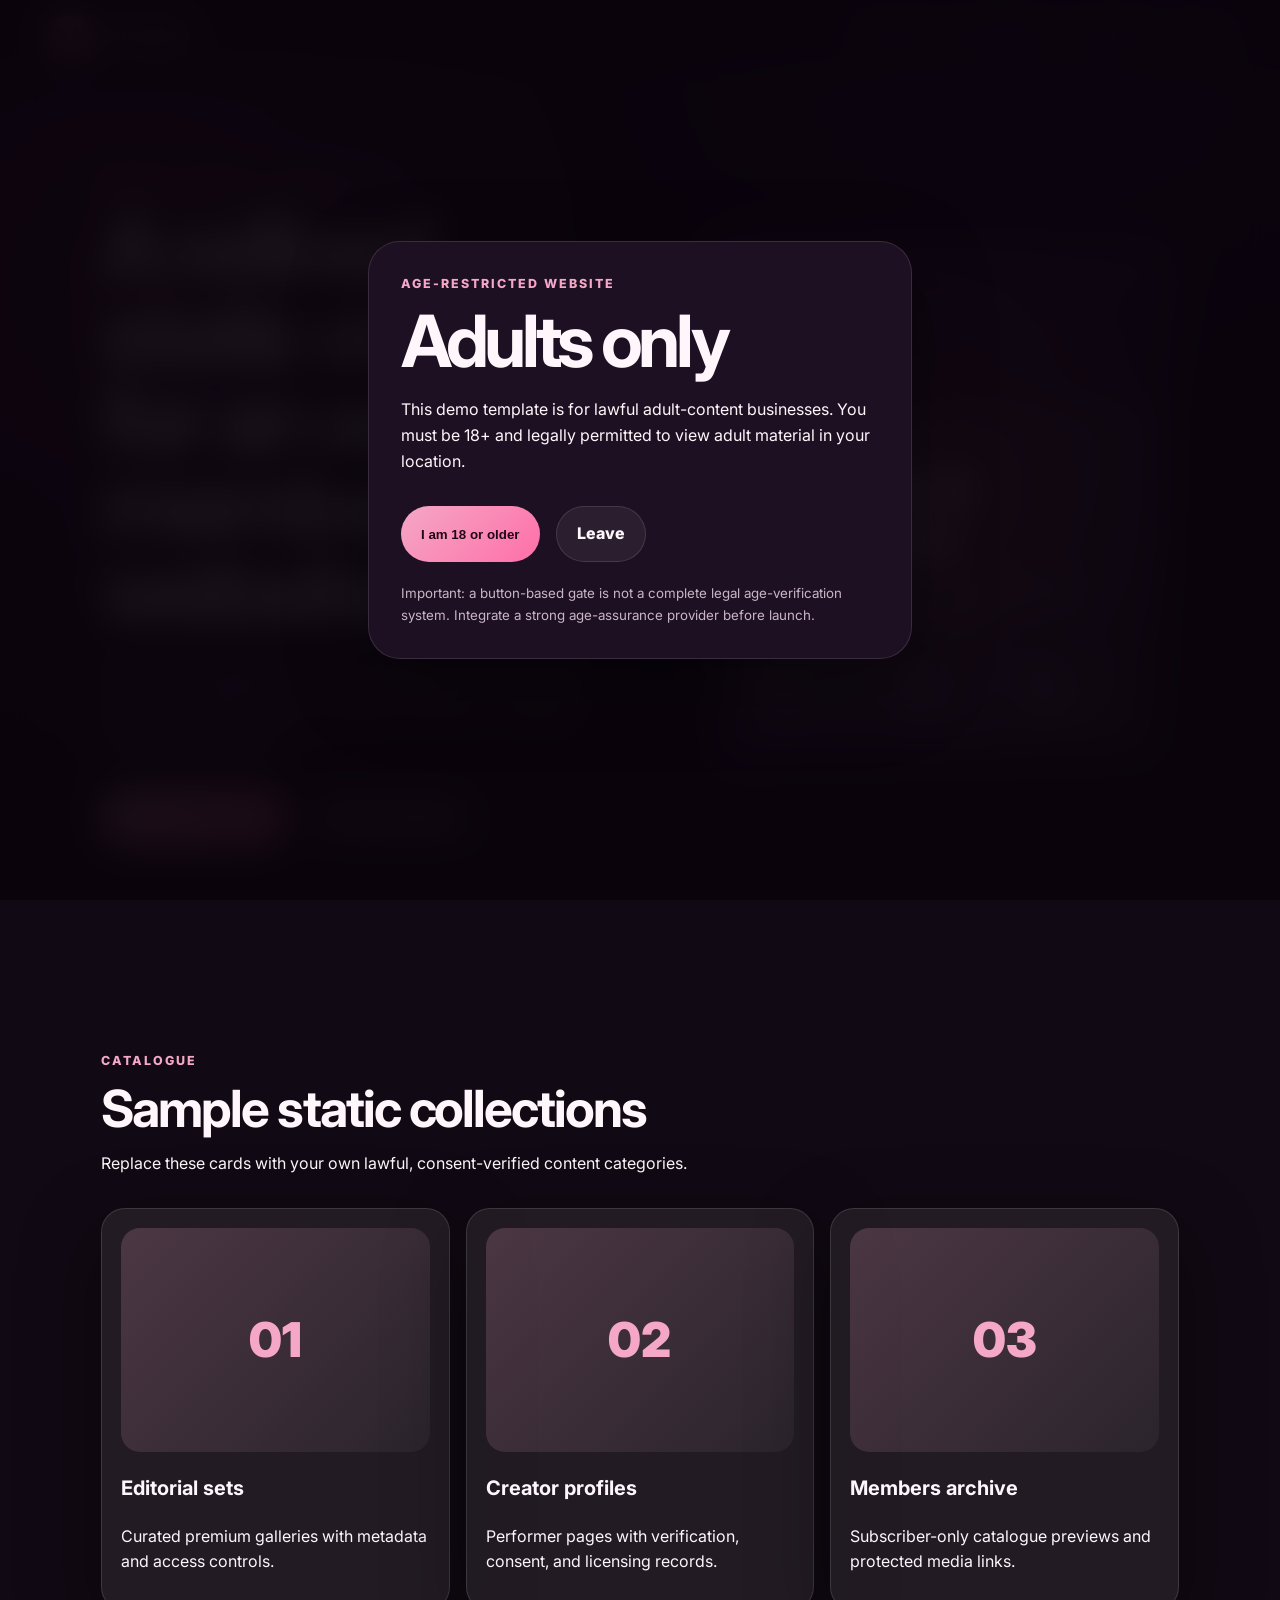
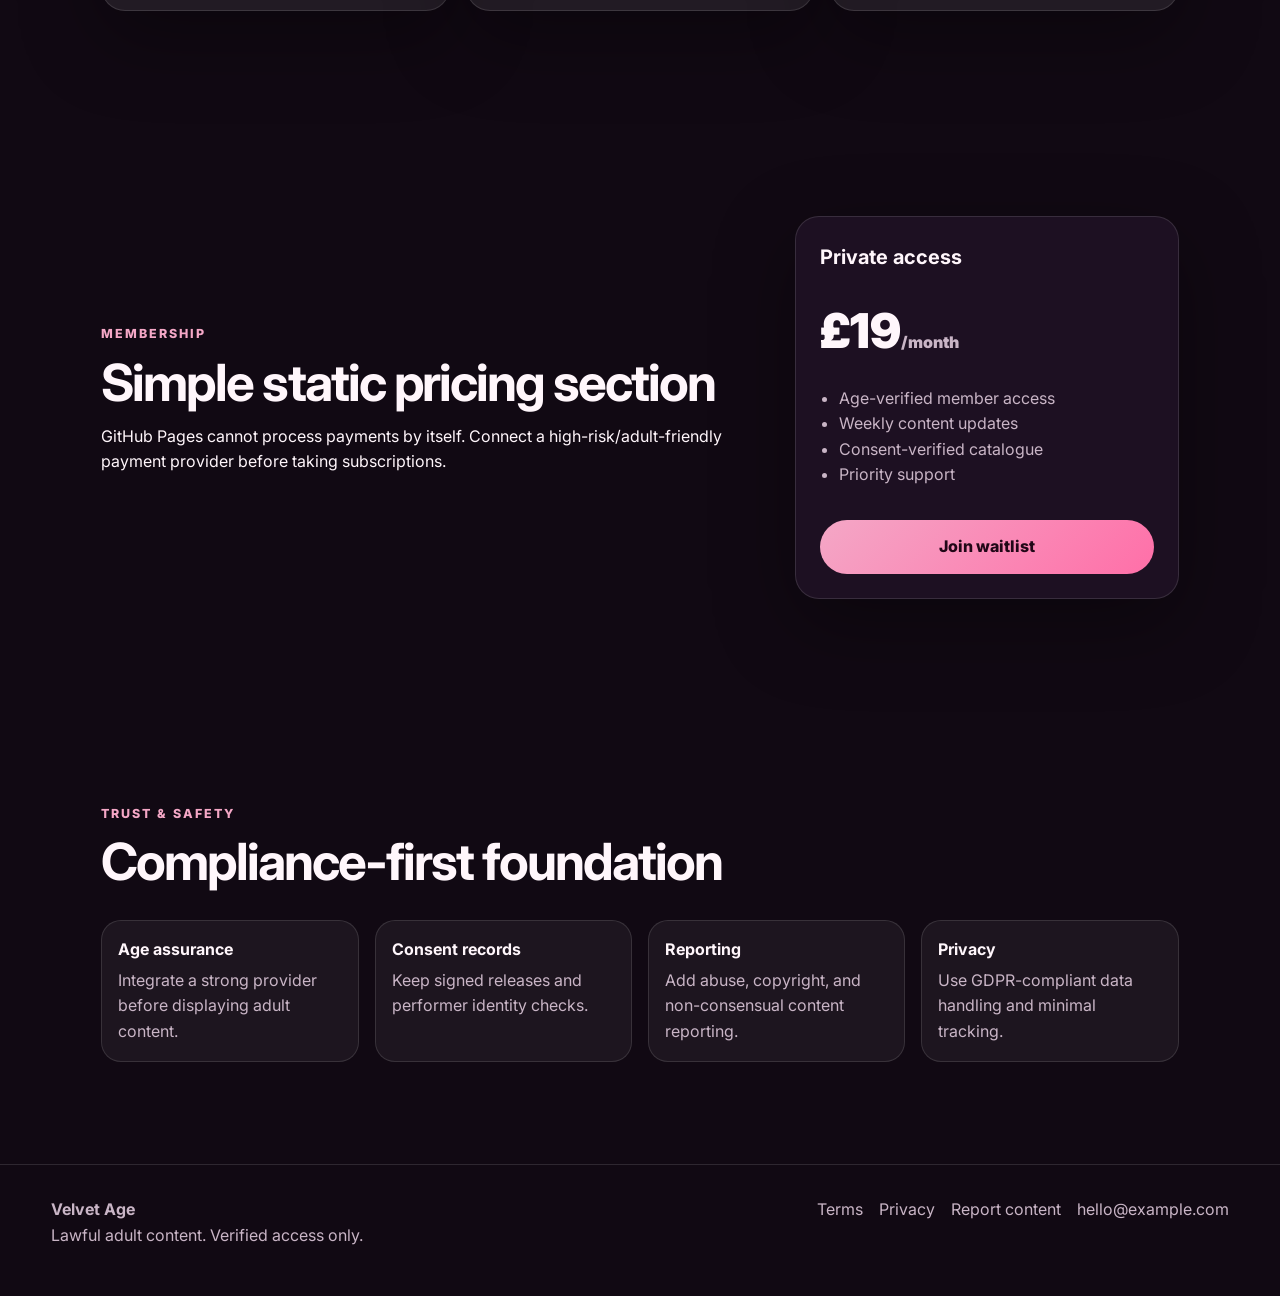
<file: index.html>
<!doctype html>
<html lang="en">
<head>
  <meta charset="utf-8" />
  <meta name="viewport" content="width=device-width, initial-scale=1" />
  <title>Velvet Age — Private Members Content</title>
  <meta name="description" content="A private, age-restricted members website template for lawful adult content brands." />
  <link rel="preconnect" href="https://fonts.googleapis.com">
  <link rel="preconnect" href="https://fonts.gstatic.com" crossorigin>
  <link href="https://fonts.googleapis.com/css2?family=Inter:wght@400;500;600;700;800&display=swap" rel="stylesheet">
  <link rel="stylesheet" href="styles.css" />
</head>
<body>
  <div id="ageGate" class="age-gate" role="dialog" aria-modal="true" aria-labelledby="ageTitle">
    <div class="age-card">
      <p class="eyebrow">Age-restricted website</p>
      <h1 id="ageTitle">Adults only</h1>
      <p>This demo template is for lawful adult-content businesses. You must be 18+ and legally permitted to view adult material in your location.</p>
      <div class="age-actions">
        <button id="enterSite" class="btn primary">I am 18 or older</button>
        <a class="btn secondary" href="https://www.google.com">Leave</a>
      </div>
      <small>Important: a button-based gate is not a complete legal age-verification system. Integrate a strong age-assurance provider before launch.</small>
    </div>
  </div>

  <header class="site-header">
    <a class="brand" href="#home" aria-label="Velvet Age home">
      <span class="brand-mark">VA</span>
      <span>Velvet Age</span>
    </a>
    <nav aria-label="Primary navigation">
      <a href="#collections">Collections</a>
      <a href="#membership">Membership</a>
      <a href="#compliance">Compliance</a>
      <a href="#contact">Contact</a>
    </nav>
  </header>

  <main id="home">
    <section class="hero section">
      <div class="hero-copy">
        <p class="eyebrow">Private · verified · members only</p>
        <h1>A refined static starter for an adult members website.</h1>
        <p class="lead">Use this template as a non-explicit front-end for a premium adult brand, creator portfolio, or gated content catalogue.</p>
        <div class="hero-actions">
          <a class="btn primary" href="#membership">View membership</a>
          <a class="btn ghost" href="#compliance">Safety standards</a>
        </div>
      </div>
      <div class="hero-panel" aria-label="Featured collection preview">
        <div class="glass-card">
          <p class="eyebrow">Featured collection</p>
          <h2>After Dark Editorials</h2>
          <p>Private shoots, verified performers, licensed releases, and controlled access.</p>
          <div class="stats">
            <span><strong>18+</strong> only</span>
            <span><strong>100%</strong> verified</span>
            <span><strong>24h</strong> support</span>
          </div>
        </div>
      </div>
    </section>

    <section id="collections" class="section">
      <div class="section-heading">
        <p class="eyebrow">Catalogue</p>
        <h2>Sample static collections</h2>
        <p>Replace these cards with your own lawful, consent-verified content categories.</p>
      </div>
      <div class="card-grid">
        <article class="content-card">
          <div class="placeholder">01</div>
          <h3>Editorial sets</h3>
          <p>Curated premium galleries with metadata and access controls.</p>
        </article>
        <article class="content-card">
          <div class="placeholder">02</div>
          <h3>Creator profiles</h3>
          <p>Performer pages with verification, consent, and licensing records.</p>
        </article>
        <article class="content-card">
          <div class="placeholder">03</div>
          <h3>Members archive</h3>
          <p>Subscriber-only catalogue previews and protected media links.</p>
        </article>
      </div>
    </section>

    <section id="membership" class="section split">
      <div>
        <p class="eyebrow">Membership</p>
        <h2>Simple static pricing section</h2>
        <p>GitHub Pages cannot process payments by itself. Connect a high-risk/adult-friendly payment provider before taking subscriptions.</p>
      </div>
      <div class="pricing-card">
        <h3>Private access</h3>
        <p class="price">£19<span>/month</span></p>
        <ul>
          <li>Age-verified member access</li>
          <li>Weekly content updates</li>
          <li>Consent-verified catalogue</li>
          <li>Priority support</li>
        </ul>
        <a class="btn primary full" href="mailto:hello@example.com">Join waitlist</a>
      </div>
    </section>

    <section id="compliance" class="section compliance">
      <div class="section-heading">
        <p class="eyebrow">Trust & safety</p>
        <h2>Compliance-first foundation</h2>
      </div>
      <div class="compliance-grid">
        <div><strong>Age assurance</strong><span>Integrate a strong provider before displaying adult content.</span></div>
        <div><strong>Consent records</strong><span>Keep signed releases and performer identity checks.</span></div>
        <div><strong>Reporting</strong><span>Add abuse, copyright, and non-consensual content reporting.</span></div>
        <div><strong>Privacy</strong><span>Use GDPR-compliant data handling and minimal tracking.</span></div>
      </div>
    </section>
  </main>

  <footer id="contact" class="site-footer">
    <div>
      <strong>Velvet Age</strong>
      <p>Lawful adult content. Verified access only.</p>
    </div>
    <div class="footer-links">
      <a href="terms.html">Terms</a>
      <a href="privacy.html">Privacy</a>
      <a href="report.html">Report content</a>
      <a href="mailto:hello@example.com">hello@example.com</a>
    </div>
  </footer>

  <script src="script.js"></script>
</body>
</html>
</file>
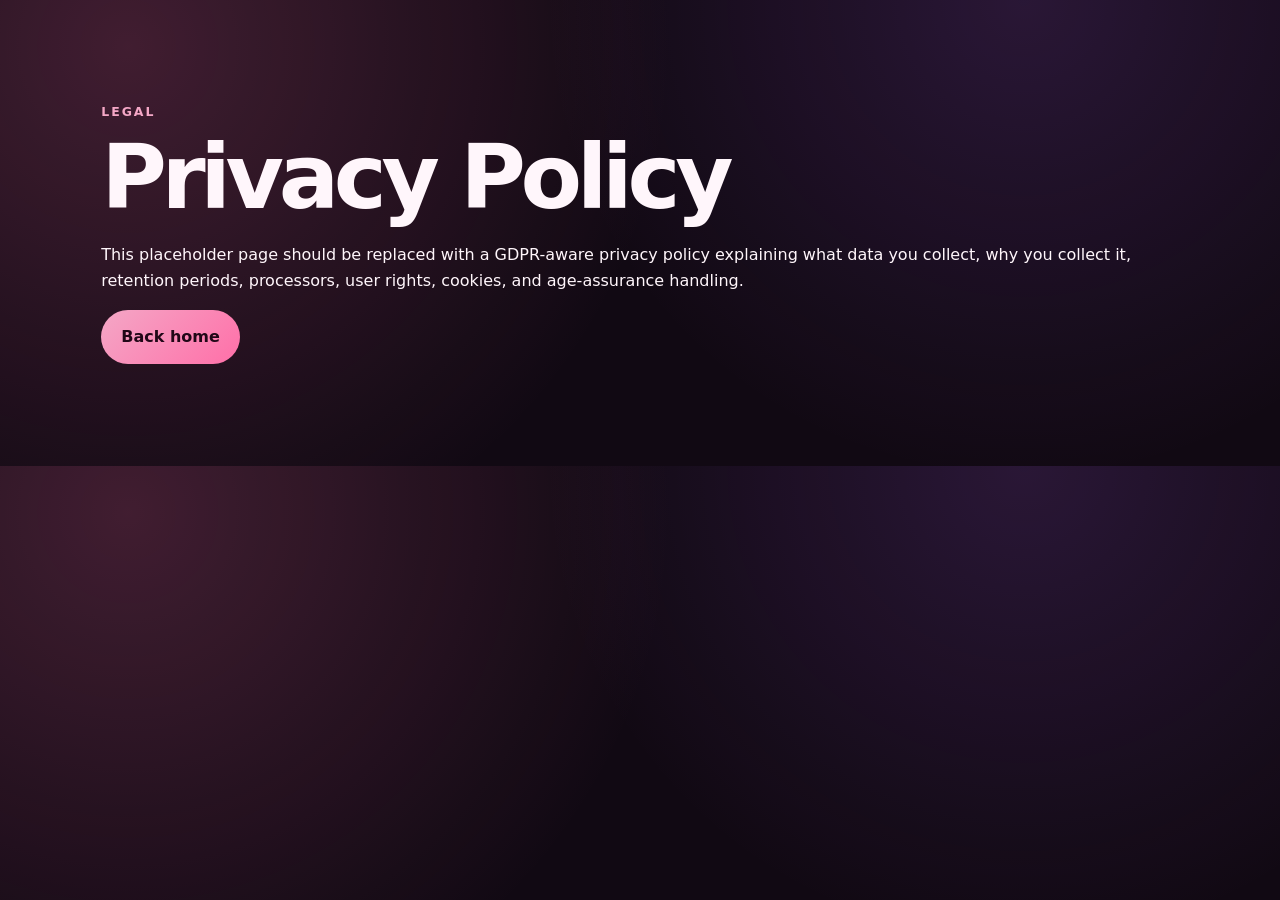
<file: privacy.html>
<!doctype html><html lang="en"><head><meta charset="utf-8"><meta name="viewport" content="width=device-width, initial-scale=1"><title>Privacy — Velvet Age</title><link rel="stylesheet" href="styles.css"></head><body><main class="section"><p class="eyebrow">Legal</p><h1>Privacy Policy</h1><p>This placeholder page should be replaced with a GDPR-aware privacy policy explaining what data you collect, why you collect it, retention periods, processors, user rights, cookies, and age-assurance handling.</p><a class="btn primary" href="index.html">Back home</a></main></body></html>
</file>
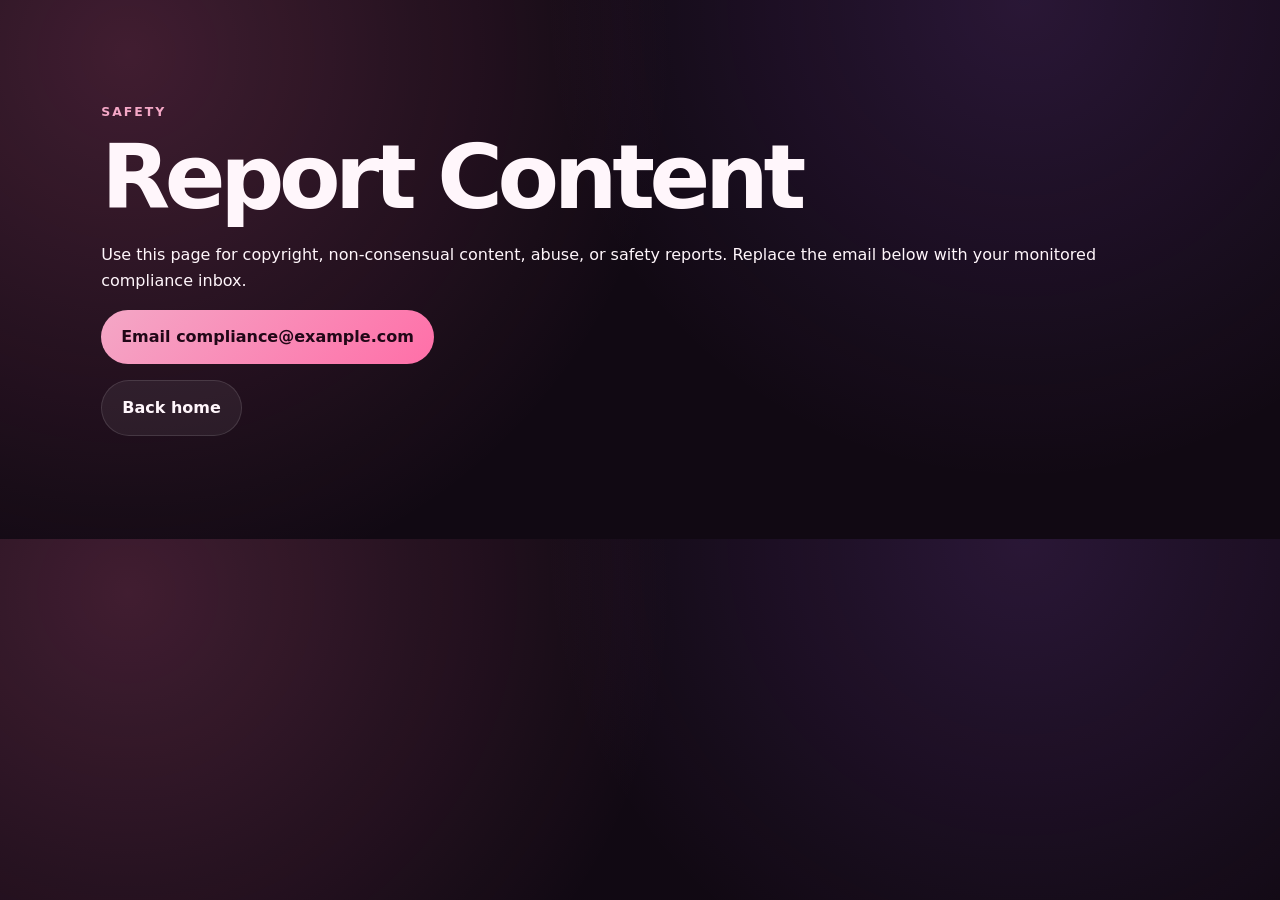
<file: report.html>
<!doctype html><html lang="en"><head><meta charset="utf-8"><meta name="viewport" content="width=device-width, initial-scale=1"><title>Report Content — Velvet Age</title><link rel="stylesheet" href="styles.css"></head><body><main class="section"><p class="eyebrow">Safety</p><h1>Report Content</h1><p>Use this page for copyright, non-consensual content, abuse, or safety reports. Replace the email below with your monitored compliance inbox.</p><p><a class="btn primary" href="mailto:compliance@example.com">Email compliance@example.com</a></p><a class="btn ghost" href="index.html">Back home</a></main></body></html>
</file>
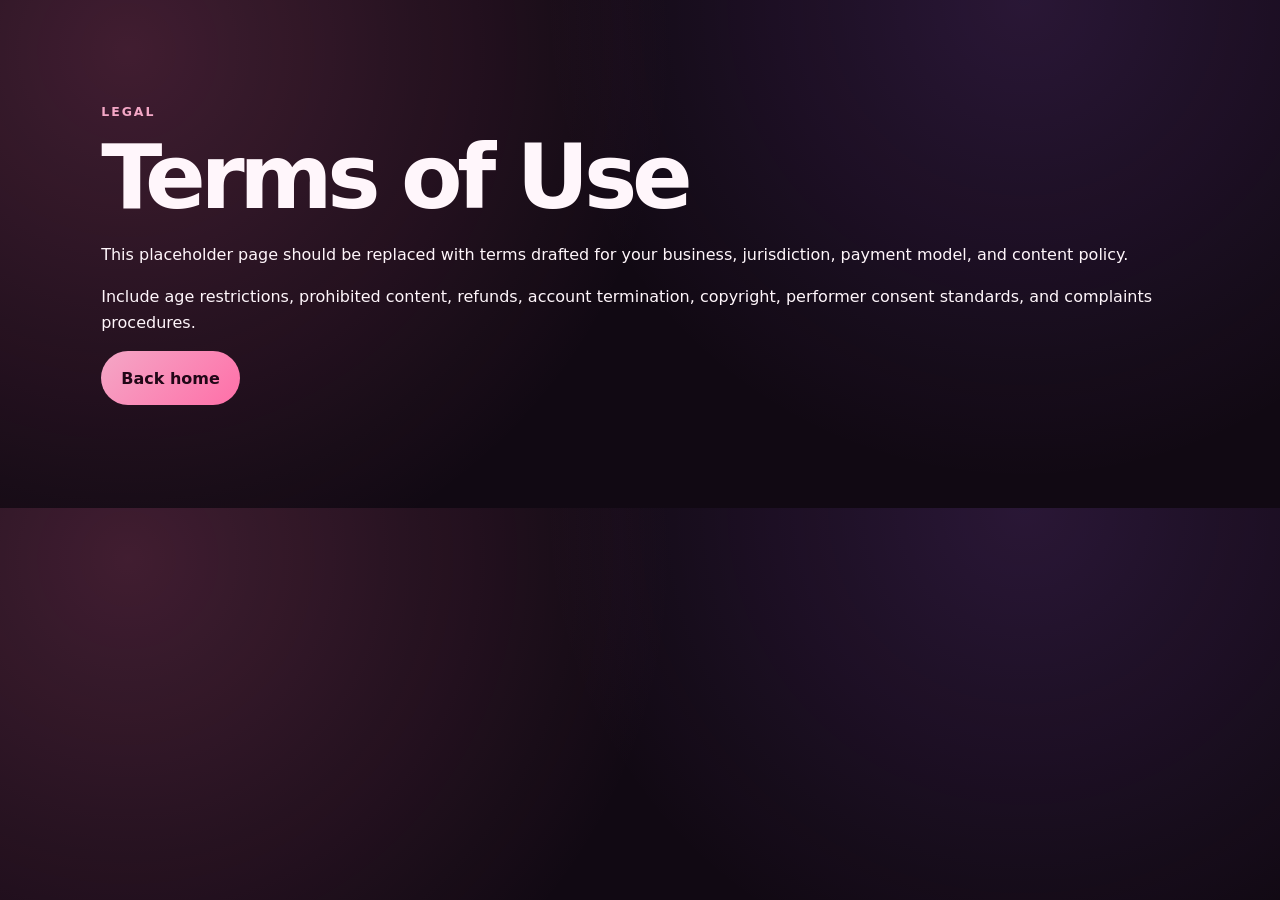
<file: terms.html>
<!doctype html><html lang="en"><head><meta charset="utf-8"><meta name="viewport" content="width=device-width, initial-scale=1"><title>Terms — Velvet Age</title><link rel="stylesheet" href="styles.css"></head><body><main class="section"><p class="eyebrow">Legal</p><h1>Terms of Use</h1><p>This placeholder page should be replaced with terms drafted for your business, jurisdiction, payment model, and content policy.</p><p>Include age restrictions, prohibited content, refunds, account termination, copyright, performer consent standards, and complaints procedures.</p><a class="btn primary" href="index.html">Back home</a></main></body></html>
</file>
<file: styles.css>
:root {
  --bg: #110913;
  --surface: #1d1022;
  --surface-soft: #2a1730;
  --text: #fff6fb;
  --muted: #c9b5c6;
  --accent: #f4a7c6;
  --accent-strong: #ff6fa8;
  --border: rgba(255,255,255,.12);
  --shadow: 0 25px 80px rgba(0,0,0,.35);
}
* { box-sizing: border-box; }
html { scroll-behavior: smooth; }
body {
  margin: 0;
  font-family: Inter, system-ui, -apple-system, BlinkMacSystemFont, "Segoe UI", sans-serif;
  background:
    radial-gradient(circle at 10% 10%, rgba(255,111,168,.20), transparent 34rem),
    radial-gradient(circle at 80% 0%, rgba(180,99,255,.15), transparent 30rem),
    var(--bg);
  color: var(--text);
  line-height: 1.6;
}
a { color: inherit; text-decoration: none; }
.site-header {
  position: sticky;
  top: 0;
  z-index: 20;
  display: flex;
  justify-content: space-between;
  align-items: center;
  gap: 1.5rem;
  padding: 1rem clamp(1rem, 4vw, 4rem);
  backdrop-filter: blur(18px);
  background: rgba(17, 9, 19, .72);
  border-bottom: 1px solid var(--border);
}
.brand { display: flex; align-items: center; gap: .7rem; font-weight: 800; }
.brand-mark {
  display: grid;
  place-items: center;
  width: 2.4rem;
  height: 2.4rem;
  border-radius: 999px;
  background: linear-gradient(135deg, var(--accent), var(--accent-strong));
  color: #210717;
}
nav { display: flex; gap: 1.2rem; flex-wrap: wrap; color: var(--muted); font-size: .95rem; }
nav a:hover, .footer-links a:hover { color: var(--accent); }
.section { padding: clamp(4rem, 8vw, 7rem) clamp(1rem, 4vw, 4rem); max-width: 1180px; margin: 0 auto; }
.hero { display: grid; grid-template-columns: minmax(0, 1.05fr) minmax(280px, .95fr); gap: clamp(2rem, 6vw, 5rem); align-items: center; min-height: 82vh; }
h1, h2, h3, p { margin-top: 0; }
h1 { font-size: clamp(2.6rem, 7vw, 5.8rem); line-height: .95; letter-spacing: -.06em; margin-bottom: 1.4rem; }
h2 { font-size: clamp(2rem, 4vw, 3.2rem); line-height: 1; letter-spacing: -.04em; margin-bottom: 1rem; }
h3 { font-size: 1.25rem; }
.lead { font-size: clamp(1.05rem, 2vw, 1.35rem); color: var(--muted); max-width: 42rem; }
.eyebrow { color: var(--accent); text-transform: uppercase; letter-spacing: .16em; font-weight: 800; font-size: .78rem; }
.hero-actions, .age-actions { display: flex; gap: 1rem; flex-wrap: wrap; margin-top: 2rem; }
.btn {
  display: inline-flex;
  justify-content: center;
  align-items: center;
  border: 1px solid var(--border);
  border-radius: 999px;
  padding: .9rem 1.25rem;
  font-weight: 800;
  cursor: pointer;
}
.btn.primary { background: linear-gradient(135deg, var(--accent), var(--accent-strong)); color: #210717; border: 0; }
.btn.secondary, .btn.ghost { background: rgba(255,255,255,.06); color: var(--text); }
.btn.full { width: 100%; margin-top: 1rem; }
.hero-panel {
  min-height: 34rem;
  border-radius: 2rem;
  background:
    linear-gradient(160deg, rgba(255,255,255,.08), rgba(255,255,255,.01)),
    radial-gradient(circle at center, rgba(255,111,168,.33), transparent 16rem),
    linear-gradient(135deg, #321738, #130916);
  border: 1px solid var(--border);
  box-shadow: var(--shadow);
  display: flex;
  align-items: end;
  padding: 1.5rem;
}
.glass-card, .pricing-card, .content-card {
  background: rgba(255,255,255,.075);
  border: 1px solid var(--border);
  border-radius: 1.5rem;
  box-shadow: var(--shadow);
}
.glass-card { padding: 1.5rem; backdrop-filter: blur(18px); }
.stats { display: grid; grid-template-columns: repeat(3, 1fr); gap: .8rem; margin-top: 1.5rem; }
.stats span { padding: .8rem; background: rgba(255,255,255,.07); border-radius: 1rem; color: var(--muted); }
.stats strong { display: block; color: var(--text); }
.section-heading { max-width: 46rem; margin-bottom: 2rem; }
.card-grid { display: grid; grid-template-columns: repeat(3, 1fr); gap: 1rem; }
.content-card { padding: 1.2rem; }
.placeholder {
  display: grid;
  place-items: center;
  height: 14rem;
  margin-bottom: 1.2rem;
  border-radius: 1.2rem;
  background: linear-gradient(135deg, rgba(244,167,198,.2), rgba(255,255,255,.04));
  color: var(--accent);
  font-size: 3rem;
  font-weight: 900;
}
.split { display: grid; grid-template-columns: 1fr 24rem; gap: 2rem; align-items: center; }
.pricing-card { padding: 1.5rem; background: var(--surface); }
.price { font-size: 3rem; font-weight: 900; margin-bottom: 1rem; }
.price span { font-size: 1rem; color: var(--muted); }
ul { padding-left: 1.2rem; color: var(--muted); }
.compliance-grid { display: grid; grid-template-columns: repeat(4, 1fr); gap: 1rem; }
.compliance-grid div { padding: 1rem; border: 1px solid var(--border); border-radius: 1.25rem; background: rgba(255,255,255,.05); }
.compliance-grid strong, .compliance-grid span { display: block; }
.compliance-grid span { color: var(--muted); margin-top: .35rem; }
.site-footer {
  display: flex;
  justify-content: space-between;
  gap: 2rem;
  padding: 2rem clamp(1rem, 4vw, 4rem);
  border-top: 1px solid var(--border);
  color: var(--muted);
}
.footer-links { display: flex; gap: 1rem; flex-wrap: wrap; }
.age-gate {
  position: fixed;
  inset: 0;
  z-index: 100;
  display: grid;
  place-items: center;
  padding: 1rem;
  background: rgba(10, 4, 12, .92);
  backdrop-filter: blur(18px);
}
.age-gate.hidden { display: none; }
.age-card {
  max-width: 34rem;
  padding: 2rem;
  border-radius: 2rem;
  border: 1px solid var(--border);
  background: var(--surface);
  box-shadow: var(--shadow);
}
.age-card h1 { font-size: clamp(2.5rem, 8vw, 4.5rem); }
.age-card small { display: block; color: var(--muted); margin-top: 1.3rem; }
@media (max-width: 820px) {
  .site-header { align-items: flex-start; flex-direction: column; }
  .hero, .split, .card-grid, .compliance-grid { grid-template-columns: 1fr; }
  .hero { min-height: auto; }
  .hero-panel { min-height: 26rem; }
  .site-footer { flex-direction: column; }
}
</file>
